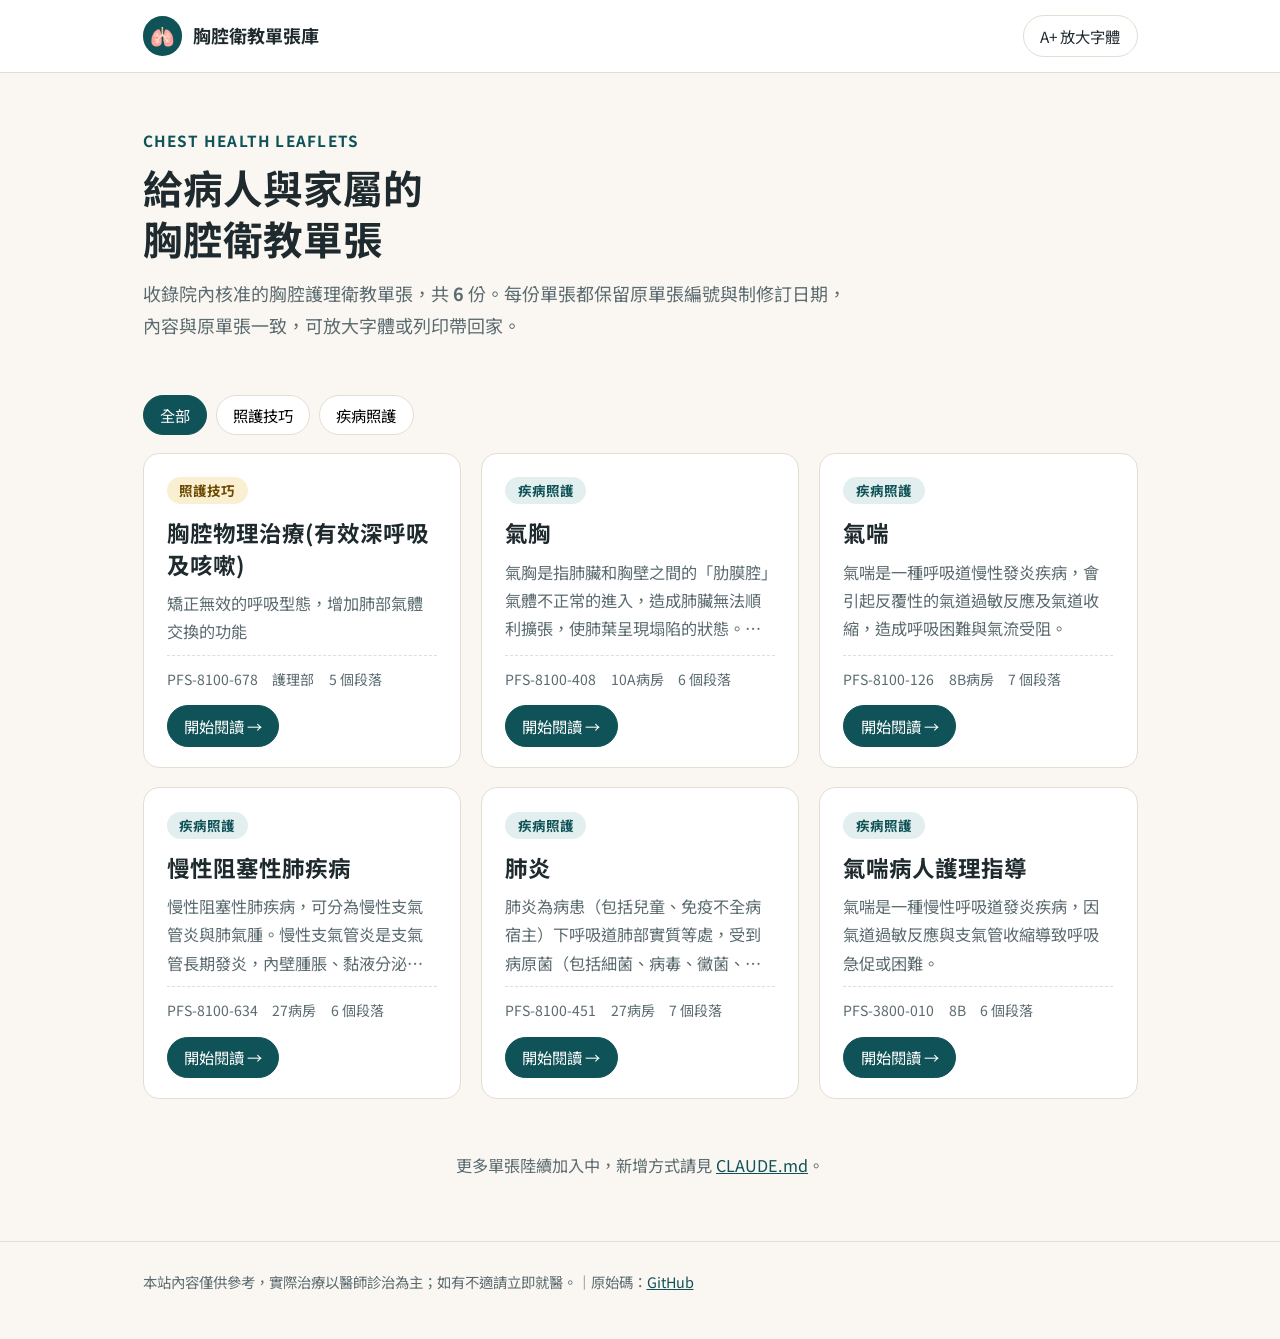
<file: index.html>
<!DOCTYPE html>
<html lang="zh-Hant-TW">
<head>
  <meta charset="utf-8">
  <meta name="viewport" content="width=device-width, initial-scale=1">
  <title>胸腔衛教單張庫</title>
  <meta name="description" content="院內胸腔護理衛教單張的網頁版，可放大字體、列印。">
  <link rel="preconnect" href="https://fonts.googleapis.com">
  <link rel="preconnect" href="https://fonts.gstatic.com" crossorigin>
  <link href="https://fonts.googleapis.com/css2?family=Noto+Sans+TC:wght@400;700&display=swap" rel="stylesheet">
  <link rel="stylesheet" href="assets/style.css">
</head>
<body data-page="index">
  <header class="site-header">
    <div class="wrap">
      <a class="brand" href="./"><span class="brand-mark" aria-hidden="true">🫁</span>胸腔衛教單張庫</a>
      <div class="tools"><button class="btn" id="fontBtn" type="button">A+ 放大字體</button></div>
    </div>
  </header>

  <main class="wrap">
    <section class="hero">
      <div class="eyebrow">CHEST HEALTH LEAFLETS</div>
      <h1>給病人與家屬的<br>胸腔衛教單張</h1>
      <p>收錄院內核准的胸腔護理衛教單張，共 <strong id="count">–</strong> 份。每份單張都保留原單張編號與制修訂日期，內容與原單張一致，可放大字體或列印帶回家。</p>
    </section>
    <div class="filters" id="filters" aria-label="依分類篩選"></div>
    <div class="grid" id="grid"><p>載入中…</p></div>
    <p class="more">更多單張陸續加入中，新增方式請見 <a href="https://github.com/juliachou0530/NTU_Cool_GenAI_ChestHealth/blob/main/CLAUDE.md">CLAUDE.md</a>。</p>
  </main>

  <footer class="site-footer">
    <div class="wrap">本站內容僅供參考，實際治療以醫師診治為主；如有不適請立即就醫。｜原始碼：<a href="https://github.com/juliachou0530/NTU_Cool_GenAI_ChestHealth">GitHub</a></div>
  </footer>
  <script src="assets/app.js"></script>
</body>
</html>
</file>
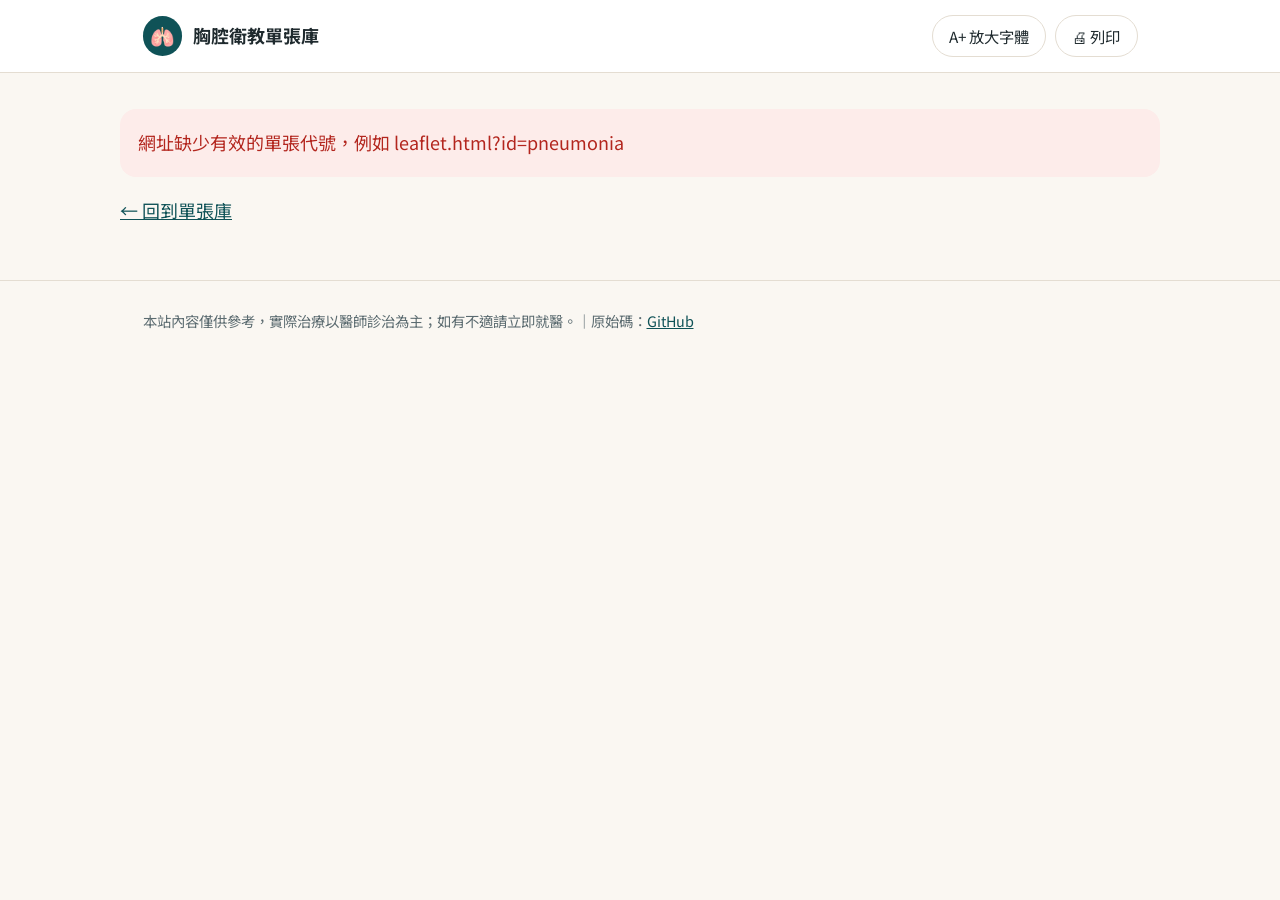
<file: leaflet.html>
<!DOCTYPE html>
<html lang="zh-Hant-TW">
<head>
  <meta charset="utf-8">
  <meta name="viewport" content="width=device-width, initial-scale=1">
  <title>衛教單張｜胸腔衛教單張庫</title>
  <link rel="preconnect" href="https://fonts.googleapis.com">
  <link rel="preconnect" href="https://fonts.gstatic.com" crossorigin>
  <link href="https://fonts.googleapis.com/css2?family=Noto+Sans+TC:wght@400;700&display=swap" rel="stylesheet">
  <link rel="stylesheet" href="assets/style.css">
</head>
<body data-page="leaflet">
  <header class="site-header">
    <div class="wrap">
      <a class="brand" href="./"><span class="brand-mark" aria-hidden="true">🫁</span>胸腔衛教單張庫</a>
      <div class="tools">
        <button class="btn" id="fontBtn" type="button">A+ 放大字體</button>
        <button class="btn" id="printBtn" type="button">🖨 列印</button>
      </div>
    </div>
  </header>

  <main id="leaflet"><div class="wrap" style="padding:2rem 0">載入中…</div></main>

  <footer class="site-footer">
    <div class="wrap">本站內容僅供參考，實際治療以醫師診治為主；如有不適請立即就醫。｜原始碼：<a href="https://github.com/juliachou0530/NTU_Cool_GenAI_ChestHealth">GitHub</a></div>
  </footer>
  <script src="assets/app.js"></script>
</body>
</html>
</file>
<file: assets/style.css>
/* 胸腔衛教單張庫：全站共用樣式。顏色、字級只在 :root 調整，不在頁面內寫死。 */
:root {
  --paper: #faf7f2;
  --card: #ffffff;
  --ink: #1f2a2e;
  --muted: #5b6b70;
  --line: #e4ddd2;
  --teal: #0f5257;
  --teal-soft: #e3efee;
  --alert: #b3261e;
  --alert-soft: #fdecea;
  --sky: #dbe9f6;
  --radius: 16px;
  --scale: 1;
  --font: "Noto Sans TC", "PingFang TC", "Microsoft JhengHei", system-ui, sans-serif;
}
* { box-sizing: border-box; }
html { font-size: calc(18px * var(--scale)); }
body {
  margin: 0; font-family: var(--font); color: var(--ink); background: var(--paper);
  line-height: 1.75; -webkit-font-smoothing: antialiased;
}
a { color: var(--teal); }
.wrap { max-width: 1040px; margin: 0 auto; padding: 0 1.25rem; }

/* 頁首 */
.site-header { border-bottom: 1px solid var(--line); background: var(--card); }
.site-header .wrap { display: flex; align-items: center; justify-content: space-between; height: 4rem; gap: 1rem; }
.brand { white-space: nowrap; display: flex; align-items: center; gap: .6rem; font-weight: 700; color: var(--ink); text-decoration: none; }
.brand-mark { width: 2.2rem; height: 2.2rem; border-radius: 50%; background: var(--teal); color: #fff; display: grid; place-items: center; font-size: 1.1rem; }
.tools { display: flex; gap: .5rem; }
.btn {
  font: inherit; font-size: .85rem; border: 1px solid var(--line); background: var(--card); color: var(--ink);
  border-radius: 999px; padding: .35rem .9rem; cursor: pointer; text-decoration: none; white-space: nowrap; display: inline-flex; align-items: center; gap: .3rem;
}
.btn:hover { border-color: var(--teal); }
.btn.primary { background: var(--teal); border-color: var(--teal); color: #fff; }

/* 首頁 */
.hero { padding: 3rem 0 1.5rem; }
.hero .eyebrow { color: var(--teal); font-weight: 700; letter-spacing: .08em; font-size: .85rem; }
.hero h1 { font-size: 2.2rem; line-height: 1.3; margin: .4rem 0 .8rem; }
.hero p { color: var(--muted); max-width: 40rem; margin: 0; }
.filters { display: flex; gap: .5rem; flex-wrap: wrap; margin: 1.5rem 0 1rem; }
.chip { font: inherit; font-size: .85rem; border: 1px solid var(--line); background: var(--card); border-radius: 999px; padding: .3rem .9rem; cursor: pointer; }
.chip[aria-pressed="true"] { background: var(--teal); color: #fff; border-color: var(--teal); }
.grid { display: grid; grid-template-columns: repeat(auto-fill, minmax(290px, 1fr)); gap: 1.1rem; padding-bottom: 2rem; }
.card {
  background: var(--card); border: 1px solid var(--line); border-radius: var(--radius); padding: 1.3rem 1.3rem 1.1rem;
  display: flex; flex-direction: column; gap: .5rem; transition: transform .15s ease, box-shadow .15s ease;
}
.card:hover { transform: translateY(-2px); box-shadow: 0 8px 24px rgba(15, 82, 87, .08); }
.tag { align-self: flex-start; font-size: .75rem; font-weight: 700; color: var(--teal); background: var(--teal-soft); border-radius: 999px; padding: .1rem .7rem; }
.tag.skill { color: #6b4a00; background: #fbefd2; }
.card h2 { font-size: 1.25rem; margin: .2rem 0 0; line-height: 1.4; }
.card p { margin: 0; color: var(--muted); font-size: .9rem; display: -webkit-box; -webkit-line-clamp: 3; -webkit-box-orient: vertical; overflow: hidden; }
.meta { font-size: .78rem; color: var(--muted); display: flex; flex-wrap: wrap; gap: .3rem .8rem; margin-top: auto; padding-top: .6rem; border-top: 1px dashed var(--line); }
.card .btn { align-self: flex-start; margin-top: .3rem; }
.more { text-align: center; color: var(--muted); font-size: .9rem; padding: 0 0 2.5rem; }

/* 單張頁 */
.leaflet-head { padding-top: 2rem; padding-bottom: 1rem; }
.back { font-size: .9rem; text-decoration: none; }
.leaflet-head h1 { font-size: 2.1rem; margin: .6rem 0 .6rem; line-height: 1.3; }
.facts { display: flex; flex-wrap: wrap; gap: .5rem; }
.fact { font-size: .8rem; background: var(--card); border: 1px solid var(--line); border-radius: 8px; padding: .2rem .7rem; }
.layout { display: grid; grid-template-columns: 220px 1fr; gap: 1.5rem; align-items: start; padding-bottom: 2rem; }
.toc { position: sticky; top: 1rem; background: var(--card); border: 1px solid var(--line); border-radius: var(--radius); padding: 1rem; font-size: .88rem; }
.toc strong { display: block; margin-bottom: .4rem; }
.toc ol { margin: 0; padding-left: 1.2rem; }
.toc a { text-decoration: none; }
.section { background: var(--card); border: 1px solid var(--line); border-radius: var(--radius); padding: 1.2rem 1.4rem; margin-bottom: 1rem; scroll-margin-top: 1rem; }
.section h2 { font-size: 1.25rem; margin: 0 0 .5rem; display: flex; align-items: center; gap: .5rem; }
.section h2 .num { width: 1.7rem; height: 1.7rem; border-radius: 50%; background: var(--teal-soft); color: var(--teal); font-size: .85rem; display: grid; place-items: center; flex-shrink: 0; }
.section ul { margin: .2rem 0; padding-left: 1.3rem; }
.section li { margin: .25rem 0; }
.section p { margin: .3rem 0; }
.section.alert { background: var(--alert-soft); border-color: #f2b8b5; }
.section.alert h2 { color: var(--alert); }
.section.alert h2 .num { background: var(--alert); color: #fff; }
.quiz { background: var(--sky); border-color: #b9d3ea; }
.quiz ol { padding-left: 1.3rem; margin: .3rem 0; }
.quiz details { margin-top: .6rem; }
.quiz summary { cursor: pointer; font-weight: 700; color: var(--teal); }
.refs { font-size: .82rem; color: var(--muted); }
.refs ol { padding-left: 1.2rem; word-break: break-word; }
.notice { font-size: .85rem; color: var(--muted); border-left: 4px solid var(--teal); padding: .4rem .9rem; margin: 1rem 0; background: var(--card); }
.pager { display: flex; justify-content: space-between; gap: 1rem; margin-top: 1.5rem; }
.pager a { flex: 1; background: var(--card); border: 1px solid var(--line); border-radius: 12px; padding: .7rem 1rem; text-decoration: none; font-size: .9rem; }
.pager a.next { text-align: right; }
.pager span { display: block; font-size: .75rem; color: var(--muted); }

.site-footer { border-top: 1px solid var(--line); padding: 1.5rem 0 2.5rem; color: var(--muted); font-size: .8rem; }
.error { background: var(--alert-soft); color: var(--alert); padding: 1rem; border-radius: var(--radius); }

@media (max-width: 760px) {
  .layout { grid-template-columns: 1fr; }
  .toc { position: static; }
  .hero h1, .leaflet-head h1 { font-size: 1.7rem; }
  .site-header .wrap { padding: 0 .8rem; }
  .brand-mark { display: none; }
  .btn { padding: .3rem .65rem; font-size: .78rem; }
}
@media print {
  .site-header, .toc, .tools, .pager, .back, .site-footer { display: none !important; }
  .layout { grid-template-columns: 1fr; }
  body { background: #fff; }
  .section { break-inside: avoid; }
  .quiz details { display: block; }
}
</file>
